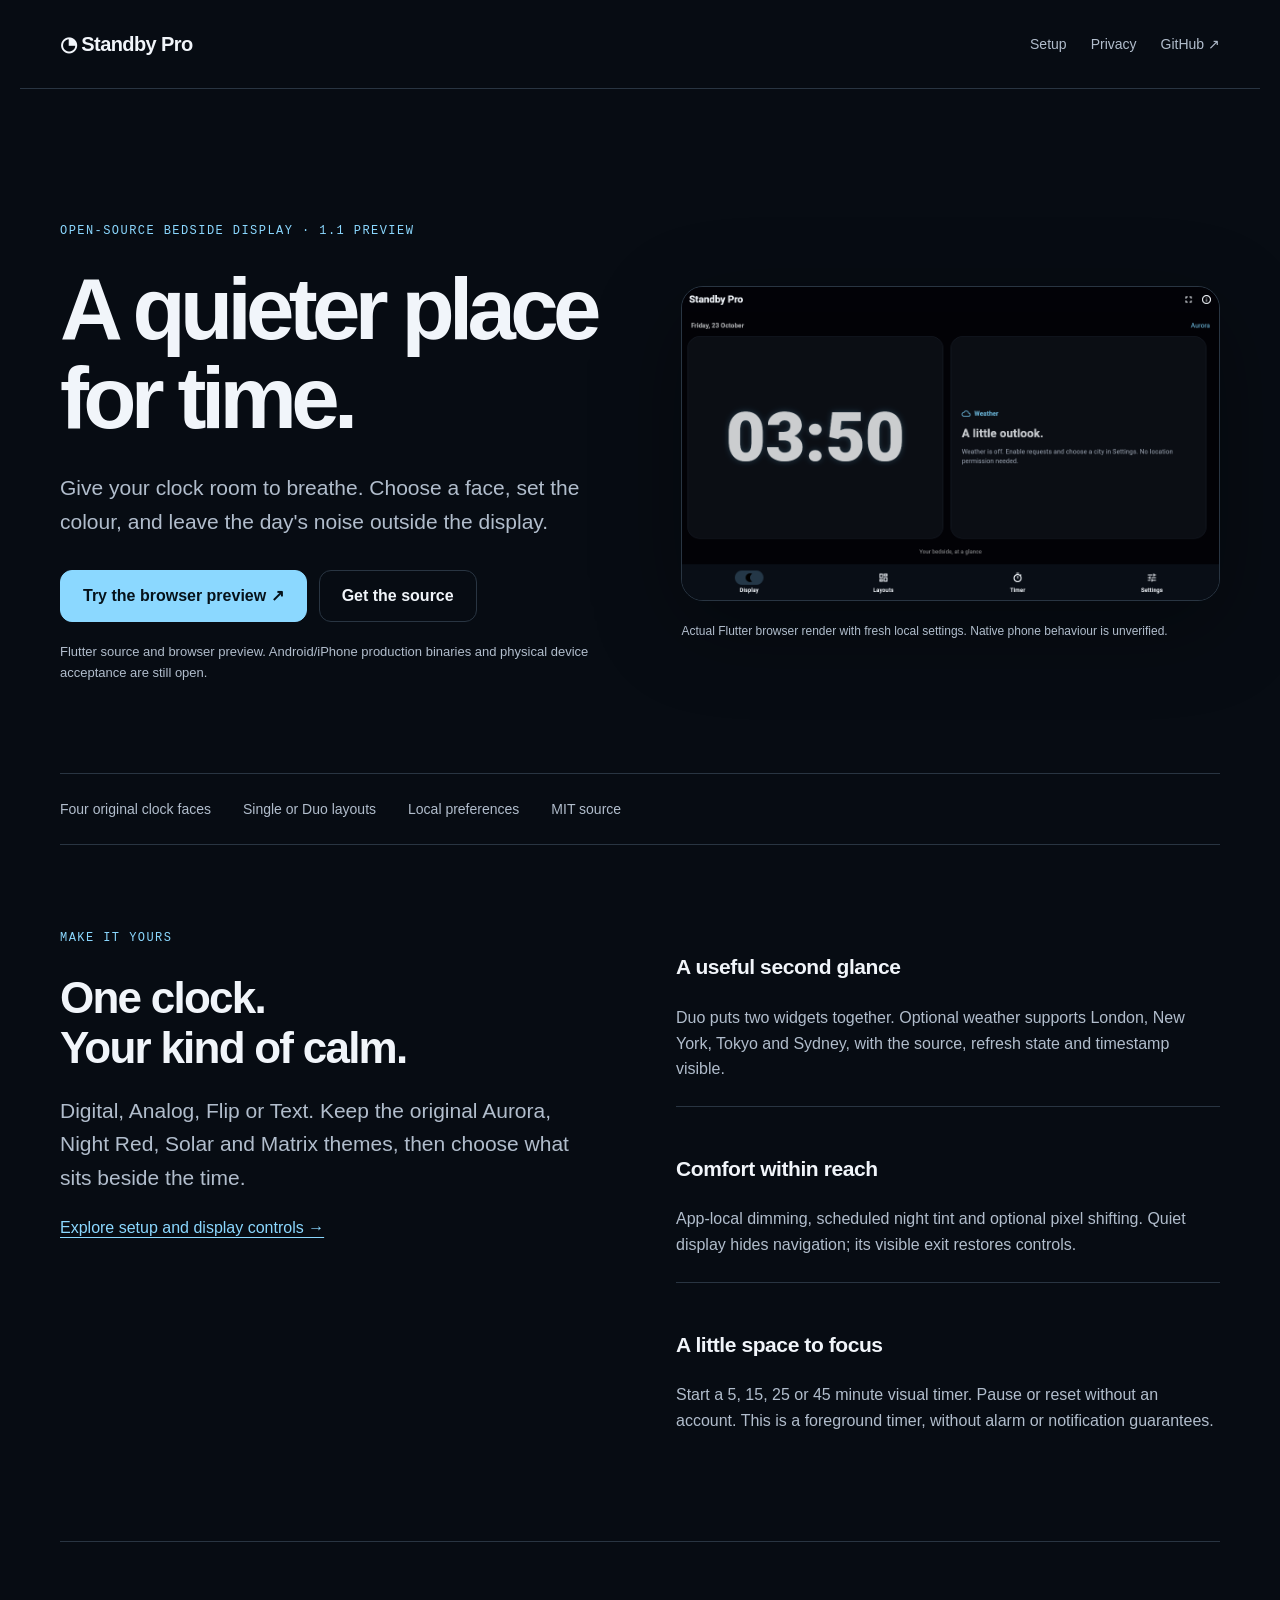
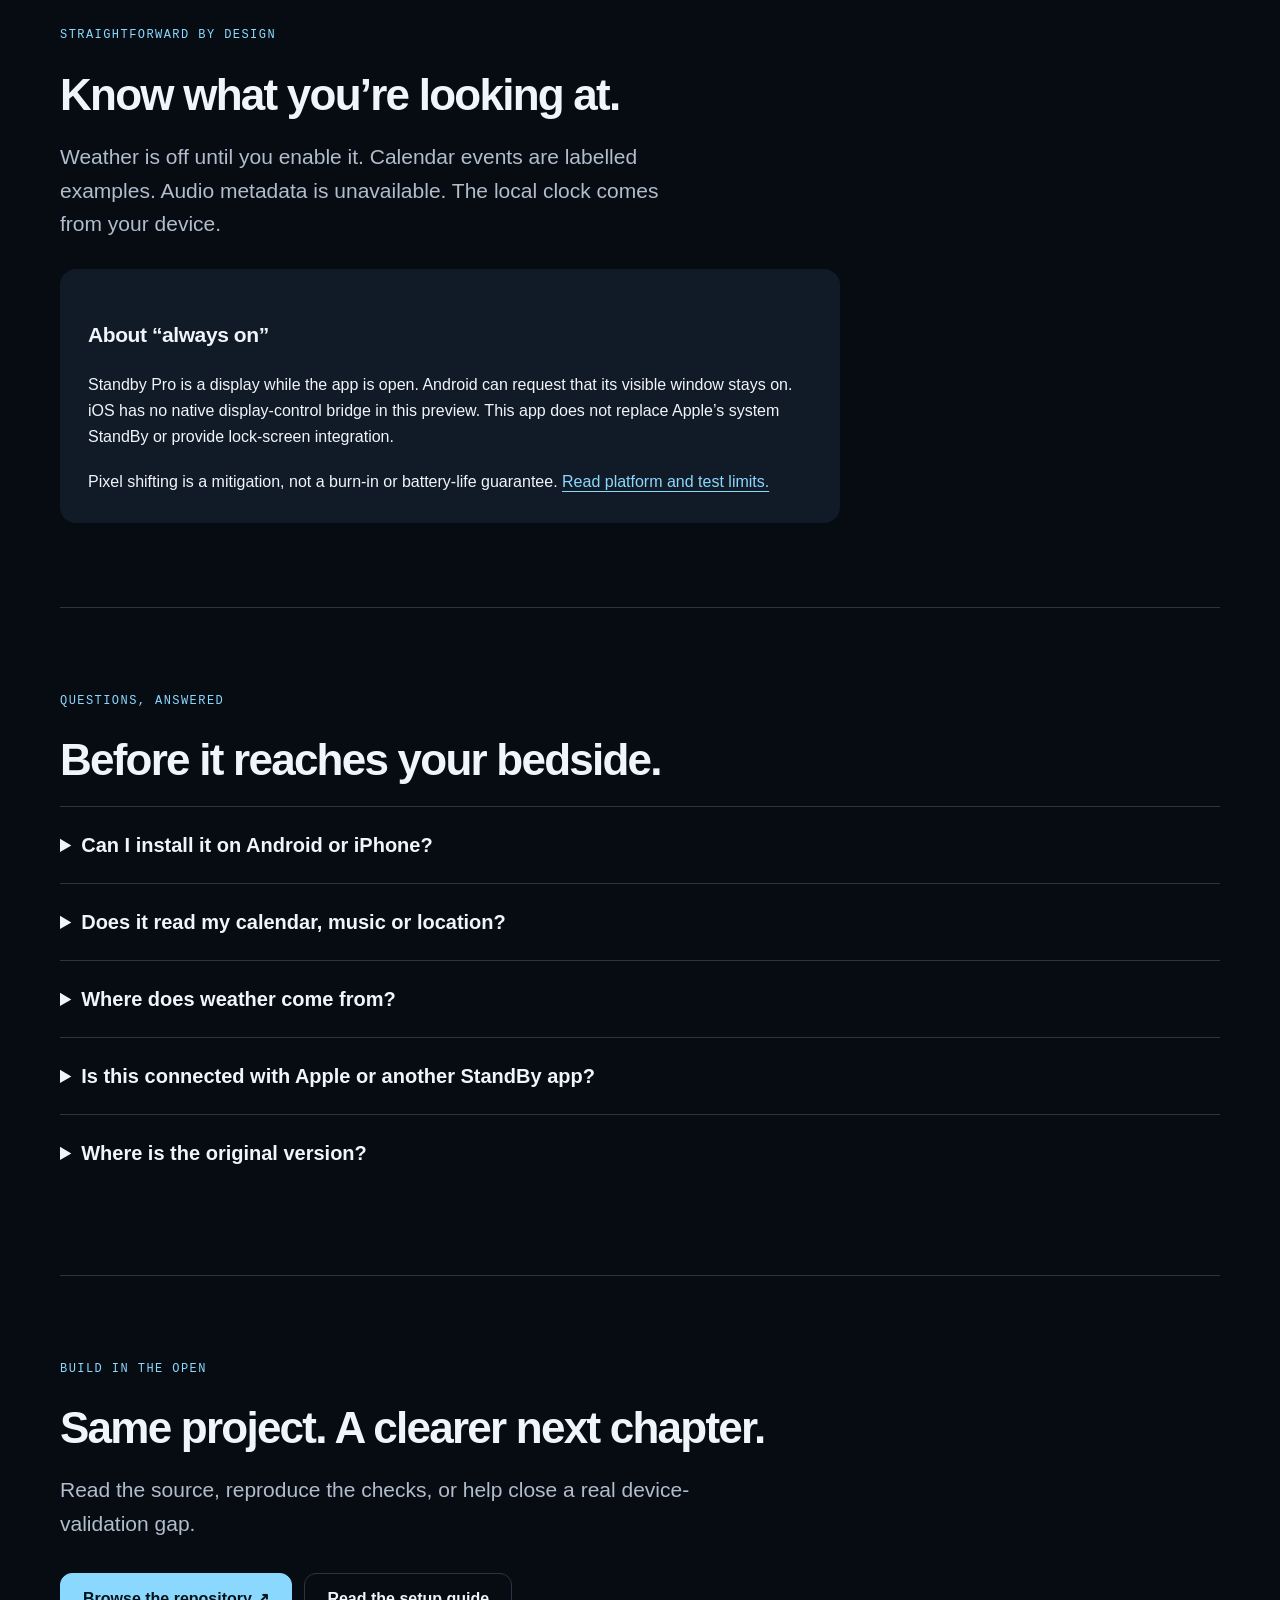
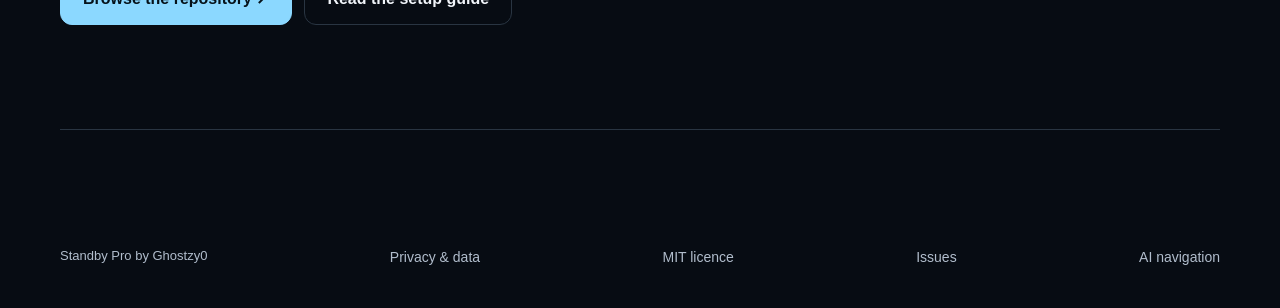
<file: index.html>
<!doctype html><html lang="en"><head>
<meta charset="utf-8"><meta name="viewport" content="width=device-width,initial-scale=1">
<title>Standby Pro · Open-source bedside clock & focus timer</title>
<meta name="description" content="A customizable Flutter bedside display with four clock faces, Single/Duo layouts, optional city weather and a local visual focus timer. Explore the source preview and setup guide.">
<link rel="canonical" href="https://ghostzy0.github.io/standby-pro/">
<meta property="og:type" content="website"><meta property="og:title" content="Standby Pro · A quieter place for time."><meta property="og:description" content="An open-source bedside display. Four clock faces, your colour theme, optional city weather and a local focus timer."><meta property="og:url" content="https://ghostzy0.github.io/standby-pro/"><meta property="og:image" content="https://ghostzy0.github.io/standby-pro/assets/browser-display.png"><meta property="og:image:alt" content="Standby Pro running its original Digital clock face in a browser preview">
<meta name="twitter:card" content="summary_large_image"><meta name="theme-color" content="#070c13"><link rel="stylesheet" href="style.css">
<script type="application/ld+json">{"@context":"https://schema.org","@type":"SoftwareSourceCode","name":"Standby Pro","description":"Open-source Flutter bedside clock, optional city weather and local focus timer.","codeRepository":"https://github.com/Ghostzy0/standby-pro","programmingLanguage":"Dart","license":"https://opensource.org/license/mit","url":"https://ghostzy0.github.io/standby-pro/"}</script>
</head><body><a class="skip" href="#main">Skip to content</a><header><a class="brand" href="./">◔ Standby Pro</a><nav aria-label="Main"><a href="guide.html">Setup</a><a href="privacy.html">Privacy</a><a href="https://github.com/Ghostzy0/standby-pro">GitHub ↗</a></nav></header>
<main id="main"><section class="hero"><div><p class="eyebrow">Open-source bedside display · 1.1 preview</p><h1>A quieter place<br>for time.</h1><p class="lead">Give your clock room to breathe. Choose a face, set the colour, and leave the day's noise outside the display.</p><div class="actions"><a class="button primary" href="demo/">Try the browser preview ↗</a><a class="button" href="https://github.com/Ghostzy0/standby-pro/releases/tag/v1.1.0-preview.3">Get the source</a></div><p class="note">Flutter source and browser preview. Android/iPhone production binaries and physical device acceptance are still open.</p></div><figure><img src="assets/browser-display.png" width="1200" height="700" alt="Standby Pro running the Digital clock face with weather off in a browser preview"><figcaption>Actual Flutter browser render with fresh local settings. Native phone behaviour is unverified.</figcaption></figure></section>
<div class="strip"><span>Four original clock faces</span><span>Single or Duo layouts</span><span>Local preferences</span><span>MIT source</span></div>
<section class="section split"><div><p class="eyebrow">Make it yours</p><h2>One clock.<br>Your kind of calm.</h2><p class="lead">Digital, Analog, Flip or Text. Keep the original Aurora, Night Red, Solar and Matrix themes, then choose what sits beside the time.</p><a href="guide.html">Explore setup and display controls →</a></div><div><article class="feature"><h3>A useful second glance</h3><p>Duo puts two widgets together. Optional weather supports London, New York, Tokyo and Sydney, with the source, refresh state and timestamp visible.</p></article><article class="feature"><h3>Comfort within reach</h3><p>App-local dimming, scheduled night tint and optional pixel shifting. Quiet display hides navigation; its visible exit restores controls.</p></article><article class="feature"><h3>A little space to focus</h3><p>Start a 5, 15, 25 or 45 minute visual timer. Pause or reset without an account. This is a foreground timer, without alarm or notification guarantees.</p></article></div></section>
<section class="section"><p class="eyebrow">Straightforward by design</p><h2>Know what you’re looking at.</h2><p class="lead">Weather is off until you enable it. Calendar events are labelled examples. Audio metadata is unavailable. The local clock comes from your device.</p><div class="warning"><h3>About “always on”</h3><p>Standby Pro is a display while the app is open. Android can request that its visible window stays on. iOS has no native display-control bridge in this preview. This app does not replace Apple’s system StandBy or provide lock-screen integration.</p><p>Pixel shifting is a mitigation, not a burn-in or battery-life guarantee. <a href="guide.html">Read platform and test limits.</a></p></div></section>
<section class="section"><p class="eyebrow">Questions, answered</p><h2>Before it reaches your bedside.</h2><details><summary>Can I install it on Android or iPhone?</summary><p>You can build the Flutter source with the appropriate SDKs. This release provides source and a browser-preview archive, not a production signed APK or IPA. Physical device, signing, battery and accessibility acceptance remain open.</p></details><details><summary>Does it read my calendar, music or location?</summary><p>No. Calendar cards show labelled sample events and audio metadata is unavailable. Weather uses your selected public city, not GPS. The improved app declares no calendar, location, photo or notification permission.</p></details><details><summary>Where does weather come from?</summary><p>Open-Meteo. Requests are optional and expose IP and selected city coordinates to the provider. Data attribution is CC BY 4.0. The free endpoint is for noncommercial use. Conditions refresh on request and show their last update time.</p></details><details><summary>Is this connected with Apple or another StandBy app?</summary><p>Standby Pro by Ghostzy0 is an independent open-source Flutter project. It has original code, layouts and clock themes and is not affiliated with Apple or third-party StandBy apps. Historical reference captures are excluded from current distribution.</p></details><details><summary>Where is the original version?</summary><p>The existing repository and its history remain intact. The <a href="https://github.com/Ghostzy0/standby-pro/releases/tag/v1.0.0-baseline.1">exact historical baseline tag</a> preserves the current source before improvements. A separate <a href="https://github.com/Ghostzy0/standby-pro-baseline">clean baseline repository</a> pins all original app files with SHA256 provenance. No third-party replica fidelity is claimed.</p></details></section>
<section class="section"><p class="eyebrow">Build in the open</p><h2>Same project. A clearer next chapter.</h2><p class="lead">Read the source, reproduce the checks, or help close a real device-validation gap.</p><div class="actions"><a class="button primary" href="https://github.com/Ghostzy0/standby-pro">Browse the repository ↗</a><a class="button" href="guide.html">Read the setup guide</a></div></section></main>
<footer><span>Standby Pro by Ghostzy0</span><a href="privacy.html">Privacy & data</a><a href="https://github.com/Ghostzy0/standby-pro/blob/master/LICENSE">MIT licence</a><a href="https://github.com/Ghostzy0/standby-pro/issues">Issues</a><a href="llms.txt">AI navigation</a></footer></body></html>
</file>
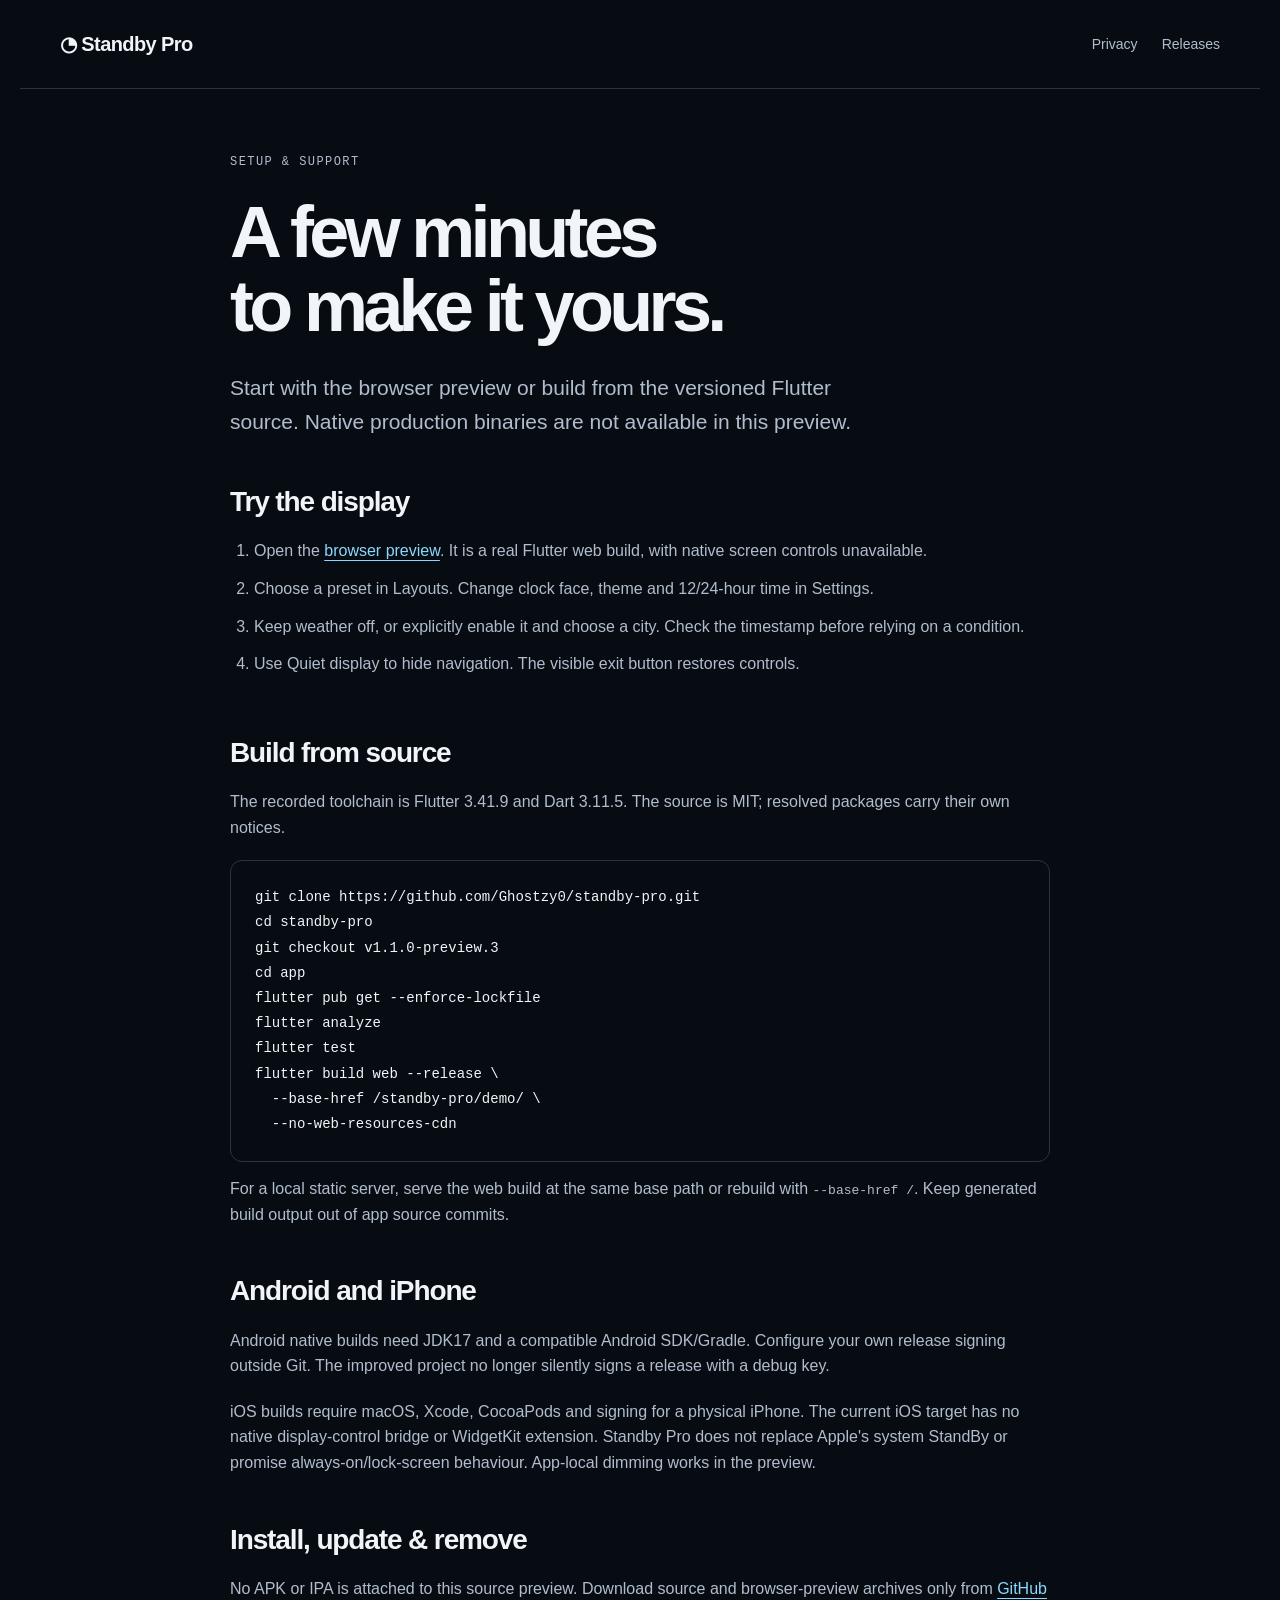
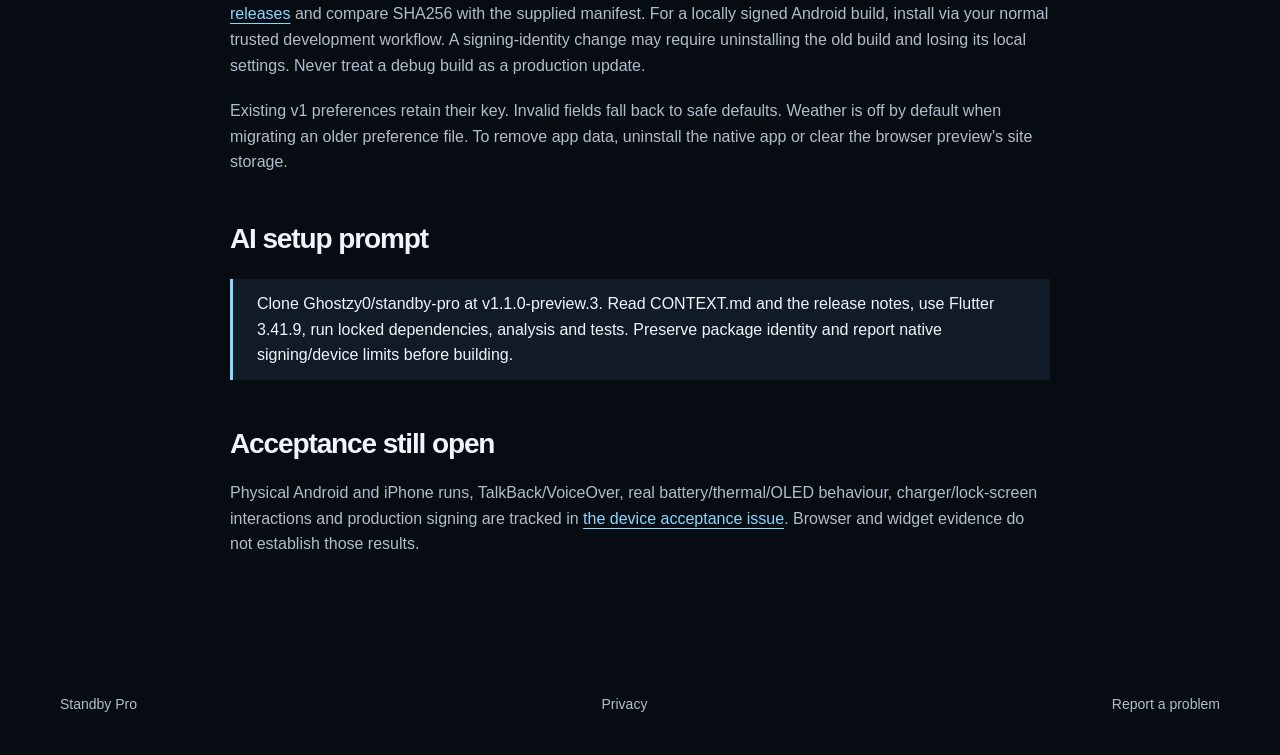
<file: guide.html>
<!doctype html><html lang="en"><head><meta charset="utf-8"><meta name="viewport" content="width=device-width,initial-scale=1"><title>Standby Pro setup, downloads & platform limits</title><meta name="description" content="Build and use the open-source Standby Pro bedside clock. Flutter setup, local preferences, browser preview and honest Android/iOS limits."><link rel="canonical" href="https://ghostzy0.github.io/standby-pro/guide.html"><link rel="stylesheet" href="style.css"></head><body><header><a class="brand" href="./">◔ Standby Pro</a><nav><a href="privacy.html">Privacy</a><a href="https://github.com/Ghostzy0/standby-pro/releases">Releases</a></nav></header><main class="prose"><p class="eyebrow">Setup & support</p><h1>A few minutes<br>to make it yours.</h1><p class="lead">Start with the browser preview or build from the versioned Flutter source. Native production binaries are not available in this preview.</p><h2>Try the display</h2><ol><li>Open the <a href="demo/">browser preview</a>. It is a real Flutter web build, with native screen controls unavailable.</li><li>Choose a preset in Layouts. Change clock face, theme and 12/24-hour time in Settings.</li><li>Keep weather off, or explicitly enable it and choose a city. Check the timestamp before relying on a condition.</li><li>Use Quiet display to hide navigation. The visible exit button restores controls.</li></ol><h2>Build from source</h2><p>The recorded toolchain is Flutter 3.41.9 and Dart 3.11.5. The source is MIT; resolved packages carry their own notices.</p><pre><code>git clone https://github.com/Ghostzy0/standby-pro.git
cd standby-pro
git checkout v1.1.0-preview.3
cd app
flutter pub get --enforce-lockfile
flutter analyze
flutter test
flutter build web --release \
  --base-href /standby-pro/demo/ \
  --no-web-resources-cdn</code></pre><p>For a local static server, serve the web build at the same base path or rebuild with <code>--base-href /</code>. Keep generated build output out of app source commits.</p><h2>Android and iPhone</h2><p>Android native builds need JDK17 and a compatible Android SDK/Gradle. Configure your own release signing outside Git. The improved project no longer silently signs a release with a debug key.</p><p>iOS builds require macOS, Xcode, CocoaPods and signing for a physical iPhone. The current iOS target has no native display-control bridge or WidgetKit extension. Standby Pro does not replace Apple's system StandBy or promise always-on/lock-screen behaviour. App-local dimming works in the preview.</p><h2>Install, update & remove</h2><p>No APK or IPA is attached to this source preview. Download source and browser-preview archives only from <a href="https://github.com/Ghostzy0/standby-pro/releases">GitHub releases</a> and compare SHA256 with the supplied manifest. For a locally signed Android build, install via your normal trusted development workflow. A signing-identity change may require uninstalling the old build and losing its local settings. Never treat a debug build as a production update.</p><p>Existing v1 preferences retain their key. Invalid fields fall back to safe defaults. Weather is off by default when migrating an older preference file. To remove app data, uninstall the native app or clear the browser preview's site storage.</p><h2>AI setup prompt</h2><blockquote>Clone Ghostzy0/standby-pro at v1.1.0-preview.3. Read CONTEXT.md and the release notes, use Flutter 3.41.9, run locked dependencies, analysis and tests. Preserve package identity and report native signing/device limits before building.</blockquote><h2>Acceptance still open</h2><p>Physical Android and iPhone runs, TalkBack/VoiceOver, real battery/thermal/OLED behaviour, charger/lock-screen interactions and production signing are tracked in <a href="https://github.com/Ghostzy0/standby-pro/issues/4">the device acceptance issue</a>. Browser and widget evidence do not establish those results.</p></main><footer><a href="./">Standby Pro</a><a href="privacy.html">Privacy</a><a href="https://github.com/Ghostzy0/standby-pro/issues">Report a problem</a></footer></body></html>
</file>
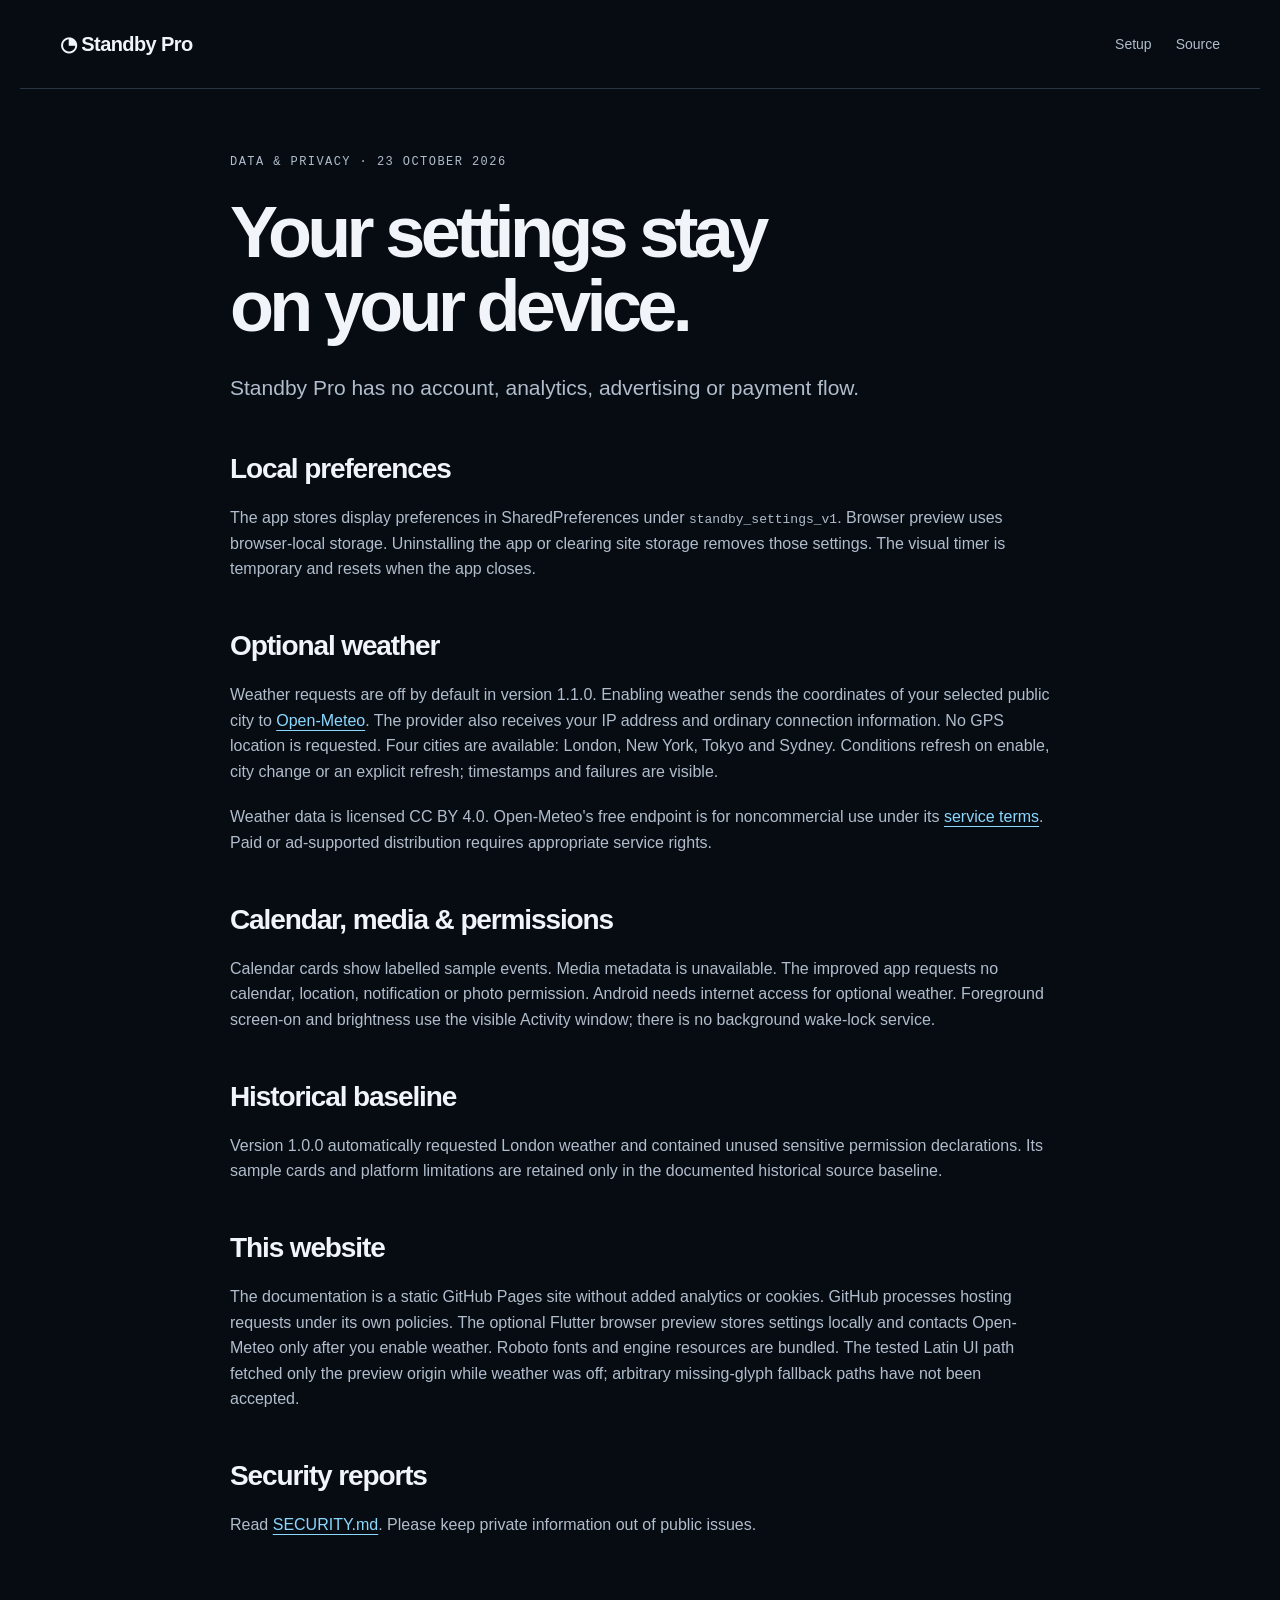
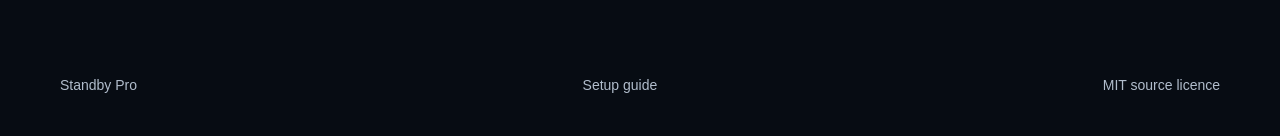
<file: privacy.html>
<!doctype html><html lang="en"><head><meta charset="utf-8"><meta name="viewport" content="width=device-width,initial-scale=1"><title>Standby Pro privacy & data · Ghostzy0</title><meta name="description" content="How Standby Pro stores local settings and handles optional Open-Meteo city weather. No account or analytics."><link rel="canonical" href="https://ghostzy0.github.io/standby-pro/privacy.html"><link rel="stylesheet" href="style.css"></head><body><header><a class="brand" href="./">◔ Standby Pro</a><nav><a href="guide.html">Setup</a><a href="https://github.com/Ghostzy0/standby-pro">Source</a></nav></header><main class="prose"><p class="eyebrow">Data & privacy · 23 October 2026</p><h1>Your settings stay<br>on your device.</h1><p class="lead">Standby Pro has no account, analytics, advertising or payment flow.</p><h2>Local preferences</h2><p>The app stores display preferences in SharedPreferences under <code>standby_settings_v1</code>. Browser preview uses browser-local storage. Uninstalling the app or clearing site storage removes those settings. The visual timer is temporary and resets when the app closes.</p><h2>Optional weather</h2><p>Weather requests are off by default in version 1.1.0. Enabling weather sends the coordinates of your selected public city to <a href="https://open-meteo.com/">Open-Meteo</a>. The provider also receives your IP address and ordinary connection information. No GPS location is requested. Four cities are available: London, New York, Tokyo and Sydney. Conditions refresh on enable, city change or an explicit refresh; timestamps and failures are visible.</p><p>Weather data is licensed CC BY 4.0. Open-Meteo's free endpoint is for noncommercial use under its <a href="https://open-meteo.com/en/terms">service terms</a>. Paid or ad-supported distribution requires appropriate service rights.</p><h2>Calendar, media & permissions</h2><p>Calendar cards show labelled sample events. Media metadata is unavailable. The improved app requests no calendar, location, notification or photo permission. Android needs internet access for optional weather. Foreground screen-on and brightness use the visible Activity window; there is no background wake-lock service.</p><h2>Historical baseline</h2><p>Version 1.0.0 automatically requested London weather and contained unused sensitive permission declarations. Its sample cards and platform limitations are retained only in the documented historical source baseline.</p><h2>This website</h2><p>The documentation is a static GitHub Pages site without added analytics or cookies. GitHub processes hosting requests under its own policies. The optional Flutter browser preview stores settings locally and contacts Open-Meteo only after you enable weather. Roboto fonts and engine resources are bundled. The tested Latin UI path fetched only the preview origin while weather was off; arbitrary missing-glyph fallback paths have not been accepted.</p><h2>Security reports</h2><p>Read <a href="https://github.com/Ghostzy0/standby-pro/blob/master/SECURITY.md">SECURITY.md</a>. Please keep private information out of public issues.</p></main><footer><a href="./">Standby Pro</a><a href="guide.html">Setup guide</a><a href="https://github.com/Ghostzy0/standby-pro/blob/master/LICENSE">MIT source licence</a></footer></body></html>
</file>
<file: style.css>
:root{color-scheme:dark;--bg:#070c13;--panel:#111b27;--ink:#f1f5fa;--muted:#b1bdcc;--blue:#8bd8ff;--line:#293542;font-family:ui-sans-serif,-apple-system,BlinkMacSystemFont,"Segoe UI",sans-serif}*{box-sizing:border-box}html{scroll-behavior:smooth}body{margin:0;background:var(--bg);color:var(--ink);line-height:1.6}a{color:var(--blue);text-underline-offset:.25em}a:hover{color:white}a:focus-visible,summary:focus-visible{outline:3px solid var(--blue);outline-offset:5px}header,footer{max-width:1240px;margin:auto;padding:28px 40px;display:flex;align-items:center;justify-content:space-between;gap:24px}header{border-bottom:1px solid var(--line)}nav,footer{display:flex;gap:24px;flex-wrap:wrap}.brand{font-size:20px;font-weight:700;letter-spacing:-.03em;color:var(--ink);text-decoration:none}nav a,footer a{font-size:14px;text-decoration:none;color:var(--muted)}main{max-width:1240px;margin:auto;padding:64px 40px}.eyebrow{font-family:ui-monospace,monospace;font-size:12px;letter-spacing:.12em;text-transform:uppercase;color:var(--blue);margin-bottom:24px}h1{font-size:clamp(48px,6.8vw,92px);line-height:1.02;font-weight:600;letter-spacing:-.065em;margin:0 0 28px}h2{font-size:clamp(28px,3.5vw,44px);line-height:1.15;font-weight:600;letter-spacing:-.04em;margin:0 0 20px}h3{font-size:21px;letter-spacing:-.02em}p{margin:0 0 20px}.lead{font-size:21px;max-width:640px;color:var(--muted);line-height:1.6}.actions{display:flex;gap:12px;flex-wrap:wrap;margin:32px 0 20px}.button{display:inline-flex;align-items:center;min-height:52px;padding:12px 22px;border-radius:12px;text-decoration:none;font-weight:650;border:1px solid var(--line);color:var(--ink)}.button.primary{color:#06121a;background:var(--blue);border-color:var(--blue)}.note{font-size:13px;color:var(--muted);max-width:700px}.hero{display:grid;grid-template-columns:1.05fr 1fr;gap:56px;align-items:center;min-height:620px}.hero figure{margin:0}.hero img{width:100%;height:auto;border-radius:22px;border:1px solid var(--line);box-shadow:0 25px 90px #0005}figcaption{font-size:12px;line-height:1.5;color:var(--muted);margin-top:14px}.strip{border-top:1px solid var(--line);border-bottom:1px solid var(--line);display:flex;gap:32px;padding:24px 0;flex-wrap:wrap;color:var(--muted);font-size:14px}.section{padding:84px 0;border-bottom:1px solid var(--line)}.split{display:grid;grid-template-columns:1fr 1fr;gap:72px}.feature{padding:24px 0;border-top:1px solid var(--line)}.feature:first-child{padding-top:0;border:0}.feature p{color:var(--muted);margin:0}.section img{width:100%;border:1px solid var(--line);border-radius:20px}.warning{padding:28px;background:var(--panel);border-radius:16px;margin-top:28px;max-width:780px}.warning p:last-child{margin:0}details{border-top:1px solid var(--line);padding:22px 0}summary{cursor:pointer;font-size:20px;font-weight:600}details p{padding:18px 0 0;color:var(--muted);max-width:840px;margin:0}.prose{max-width:900px}.prose h1{font-size:clamp(44px,6vw,72px)}.prose h2{font-size:28px;margin-top:48px}.prose p,.prose li{color:var(--muted)}.prose ol{padding-left:24px}.prose li{padding-bottom:12px}pre{white-space:pre-wrap;overflow-wrap:anywhere;padding:24px;border:1px solid var(--line);border-radius:12px;font-size:14px;line-height:1.8}blockquote{margin:24px 0;border-left:3px solid var(--blue);padding:12px 24px;background:var(--panel)}.skip{position:absolute;top:-100px;left:20px;padding:12px;background:var(--bg)}.skip:focus{top:10px}footer{margin-top:24px;padding-bottom:40px;font-size:13px;color:var(--muted)}@media(max-width:800px){header,footer{padding:22px 24px}nav{gap:16px}main{padding:40px 24px}.hero,.split{grid-template-columns:1fr;gap:40px}.hero{min-height:auto}.hero figure{max-width:600px}.section{padding:56px 0}.strip{gap:16px 24px}h1 br{display:none}.lead{font-size:19px}}@media(prefers-reduced-motion:reduce){html{scroll-behavior:auto}}
</file>
